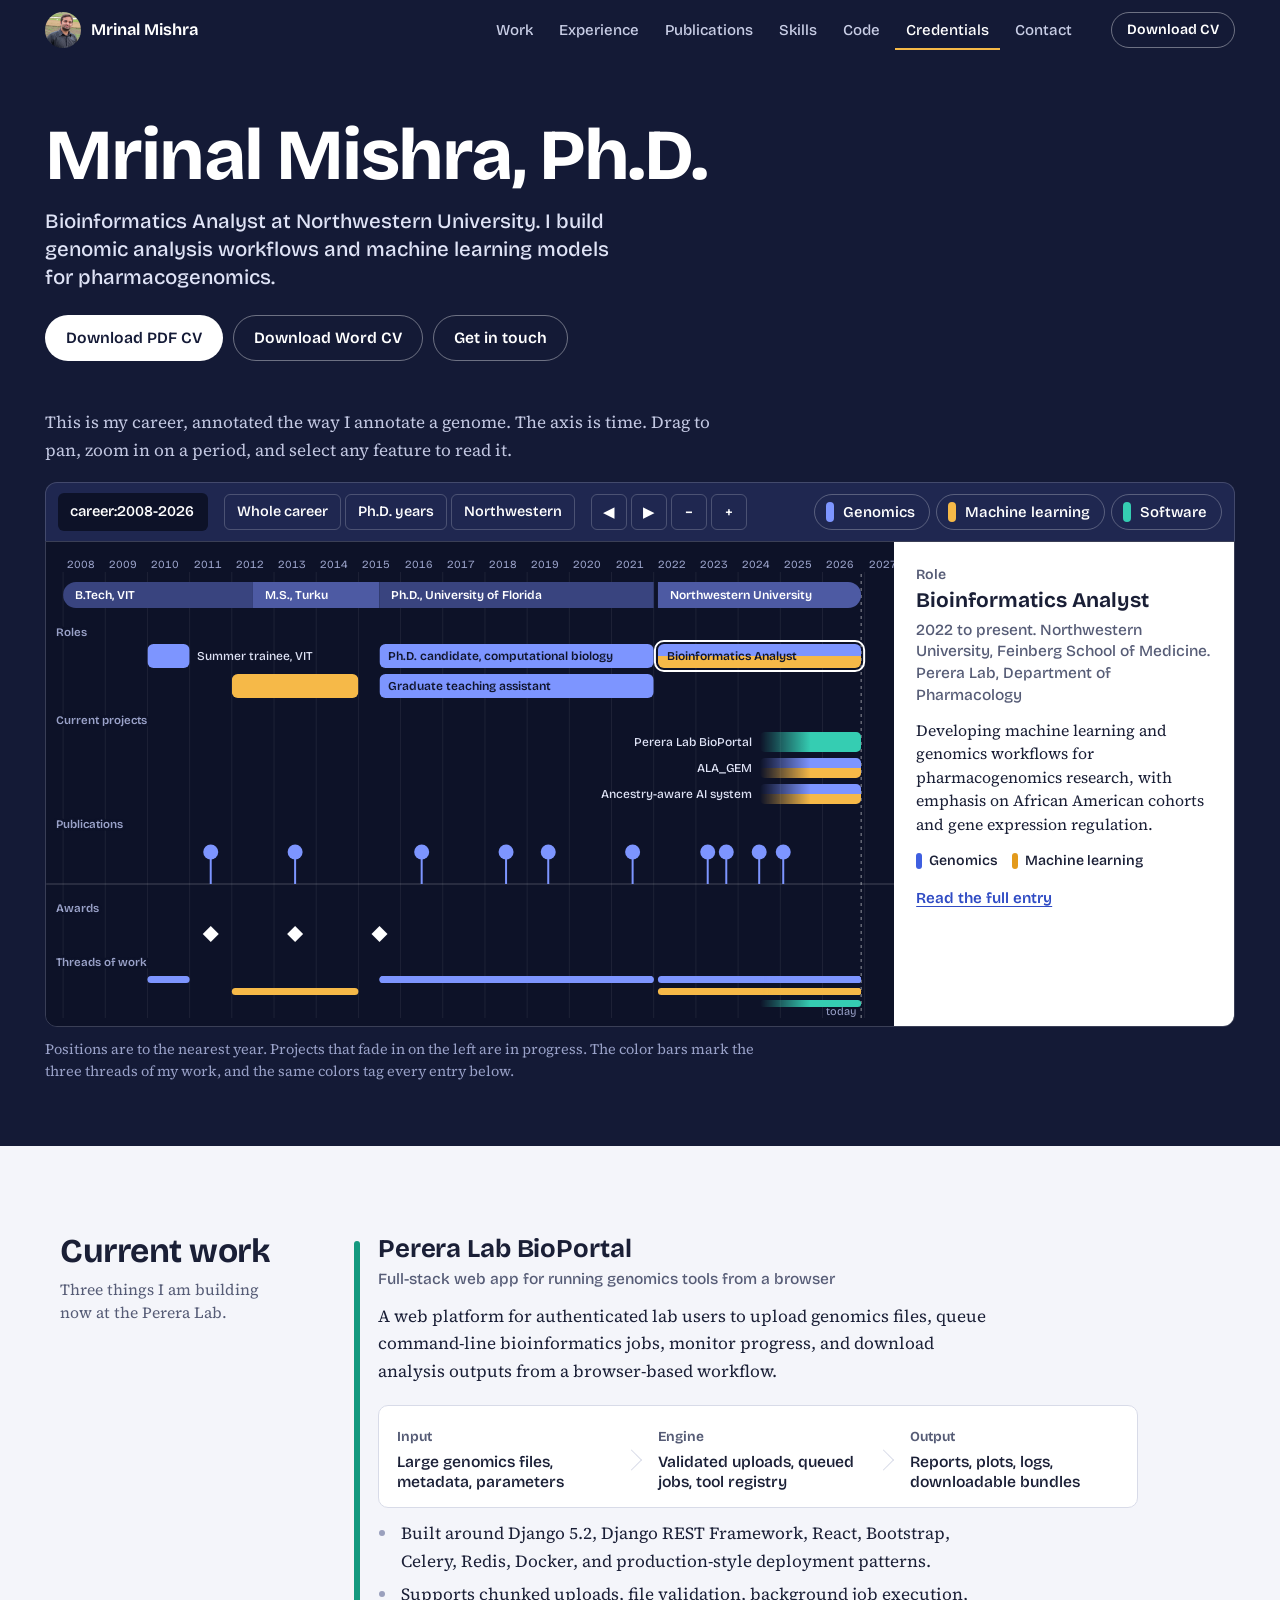
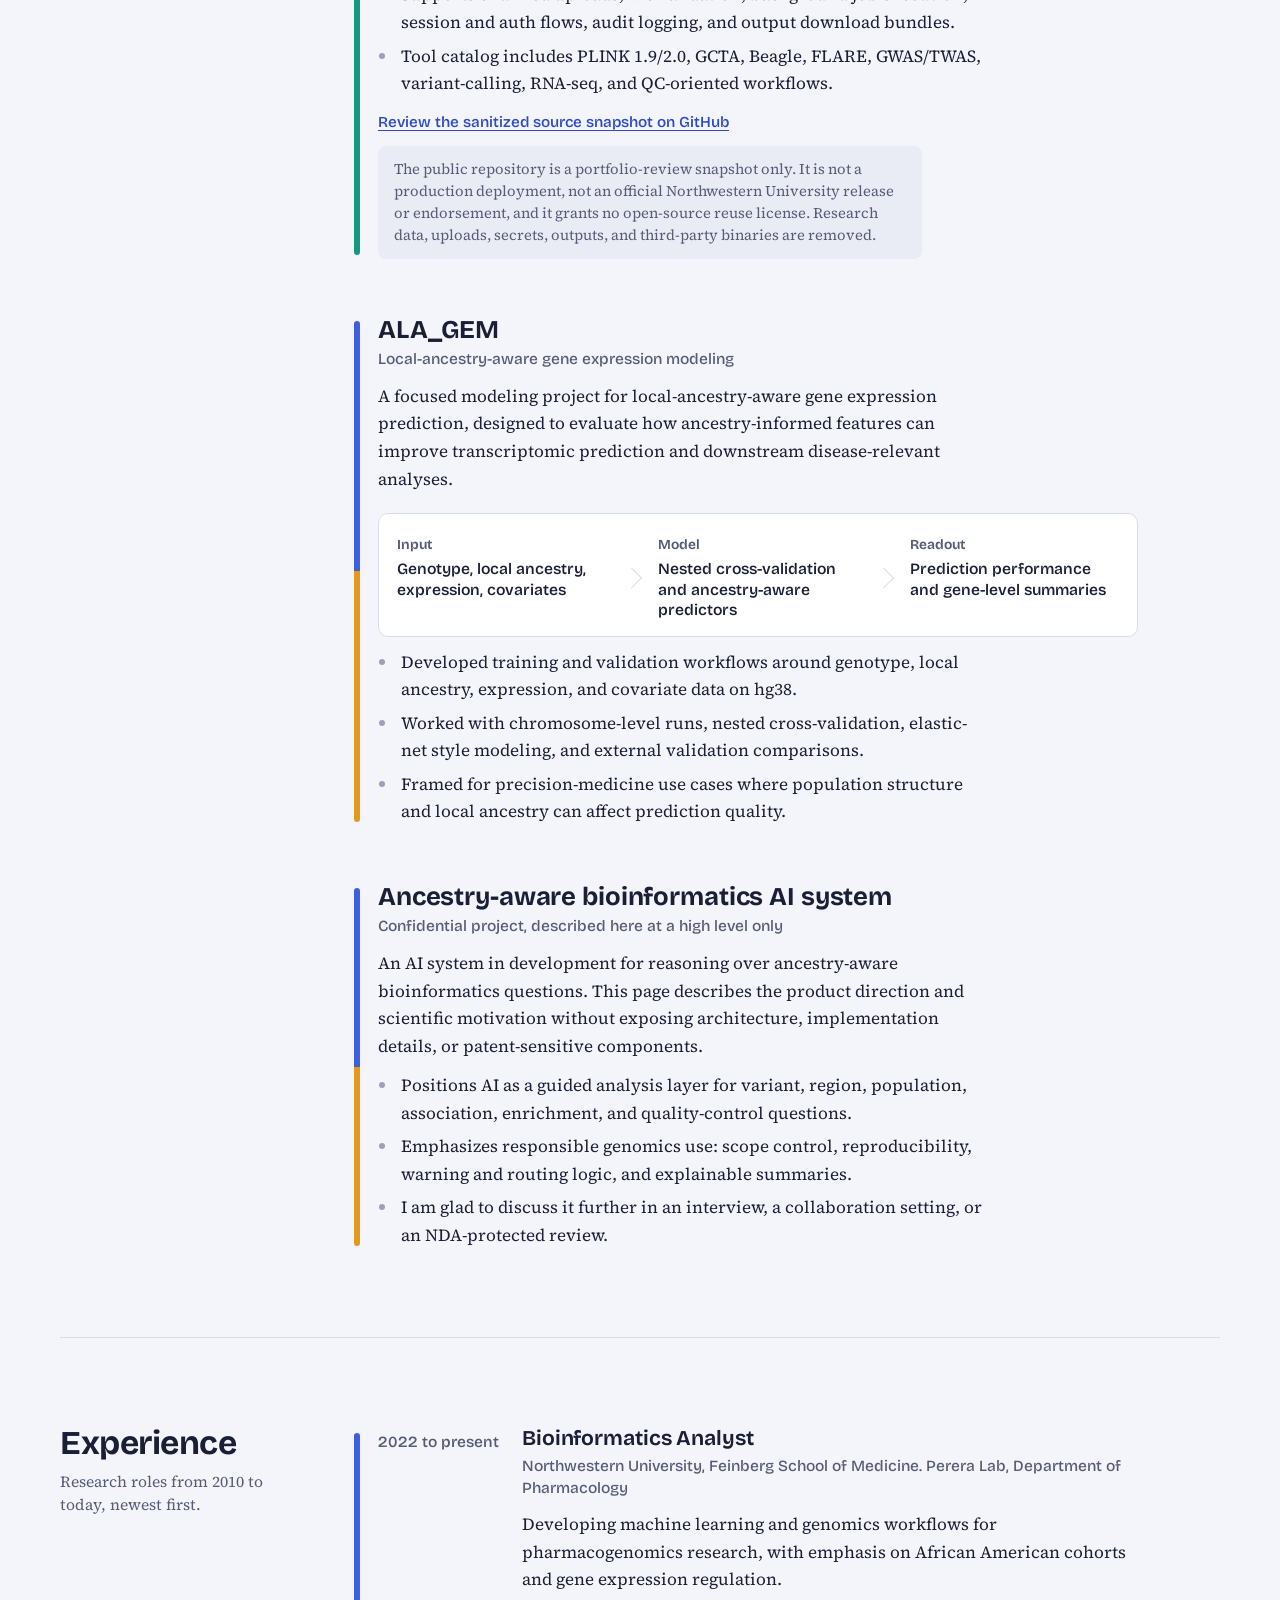
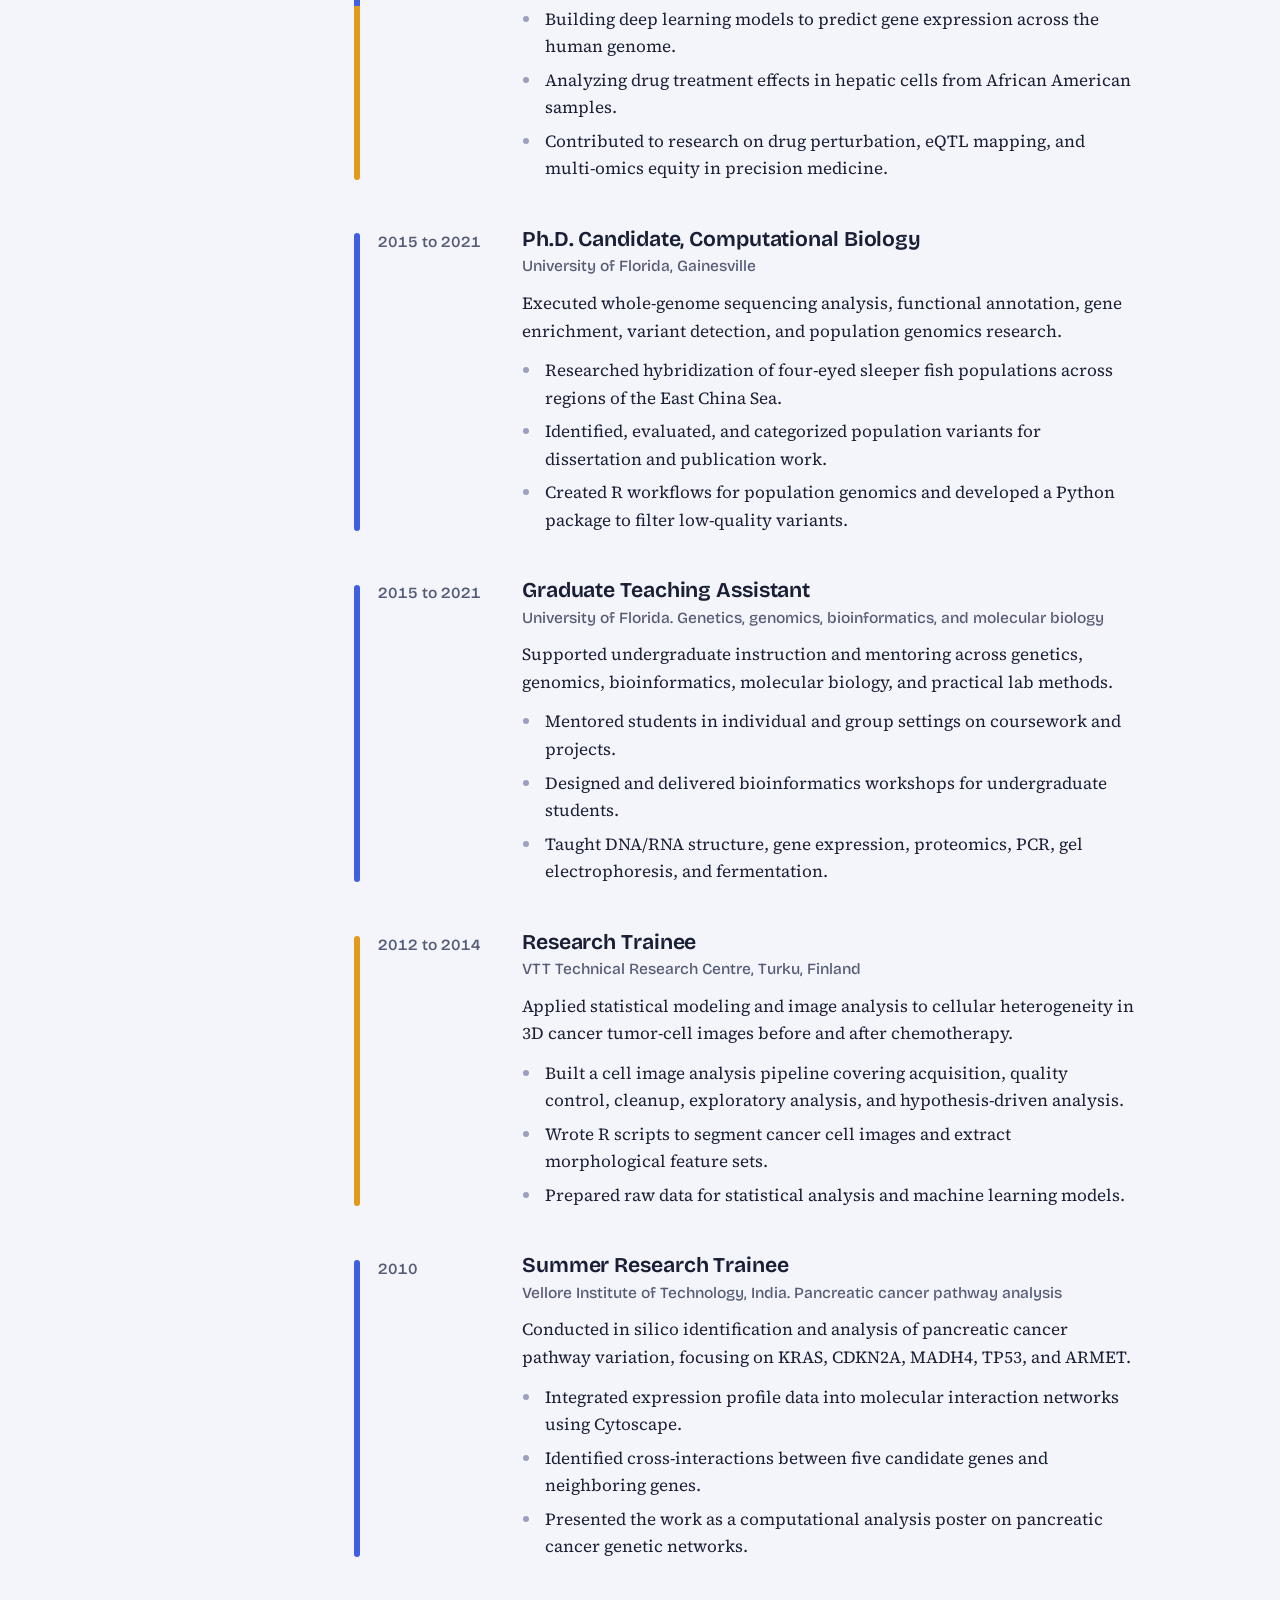
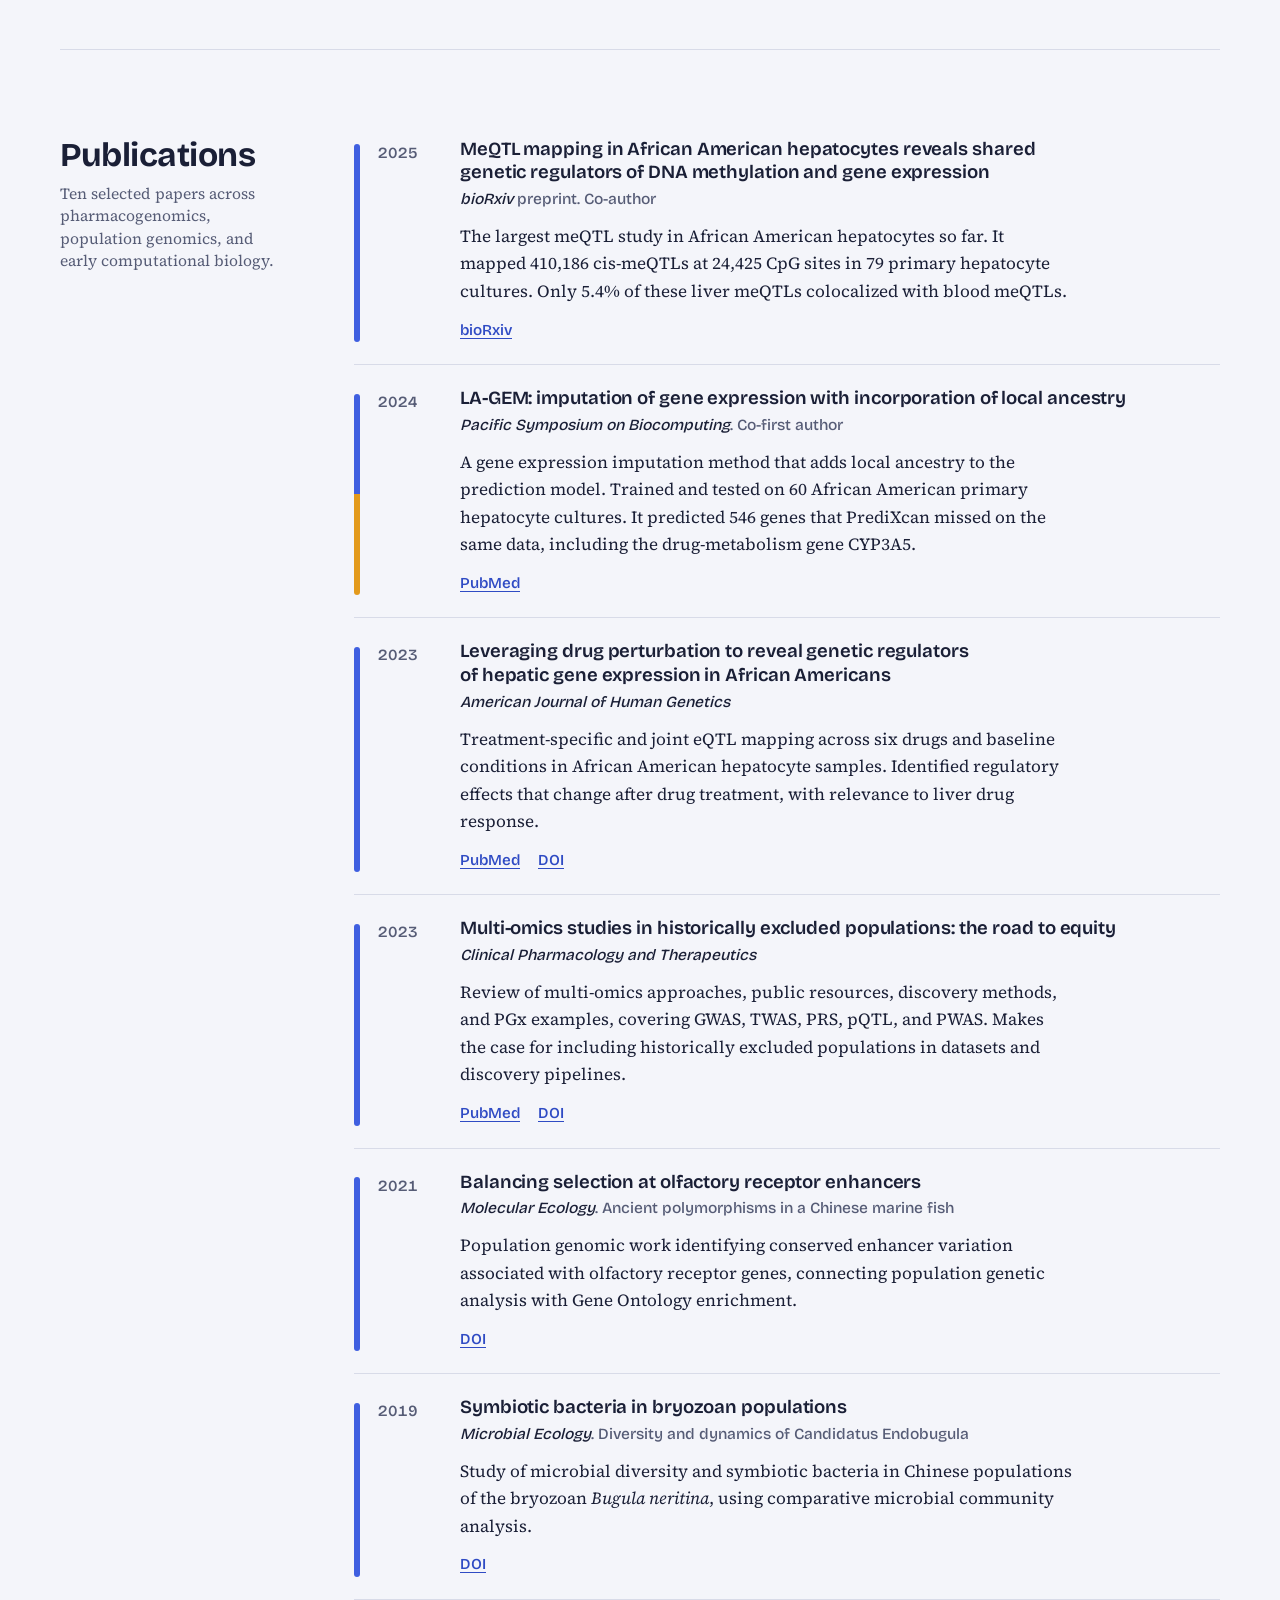
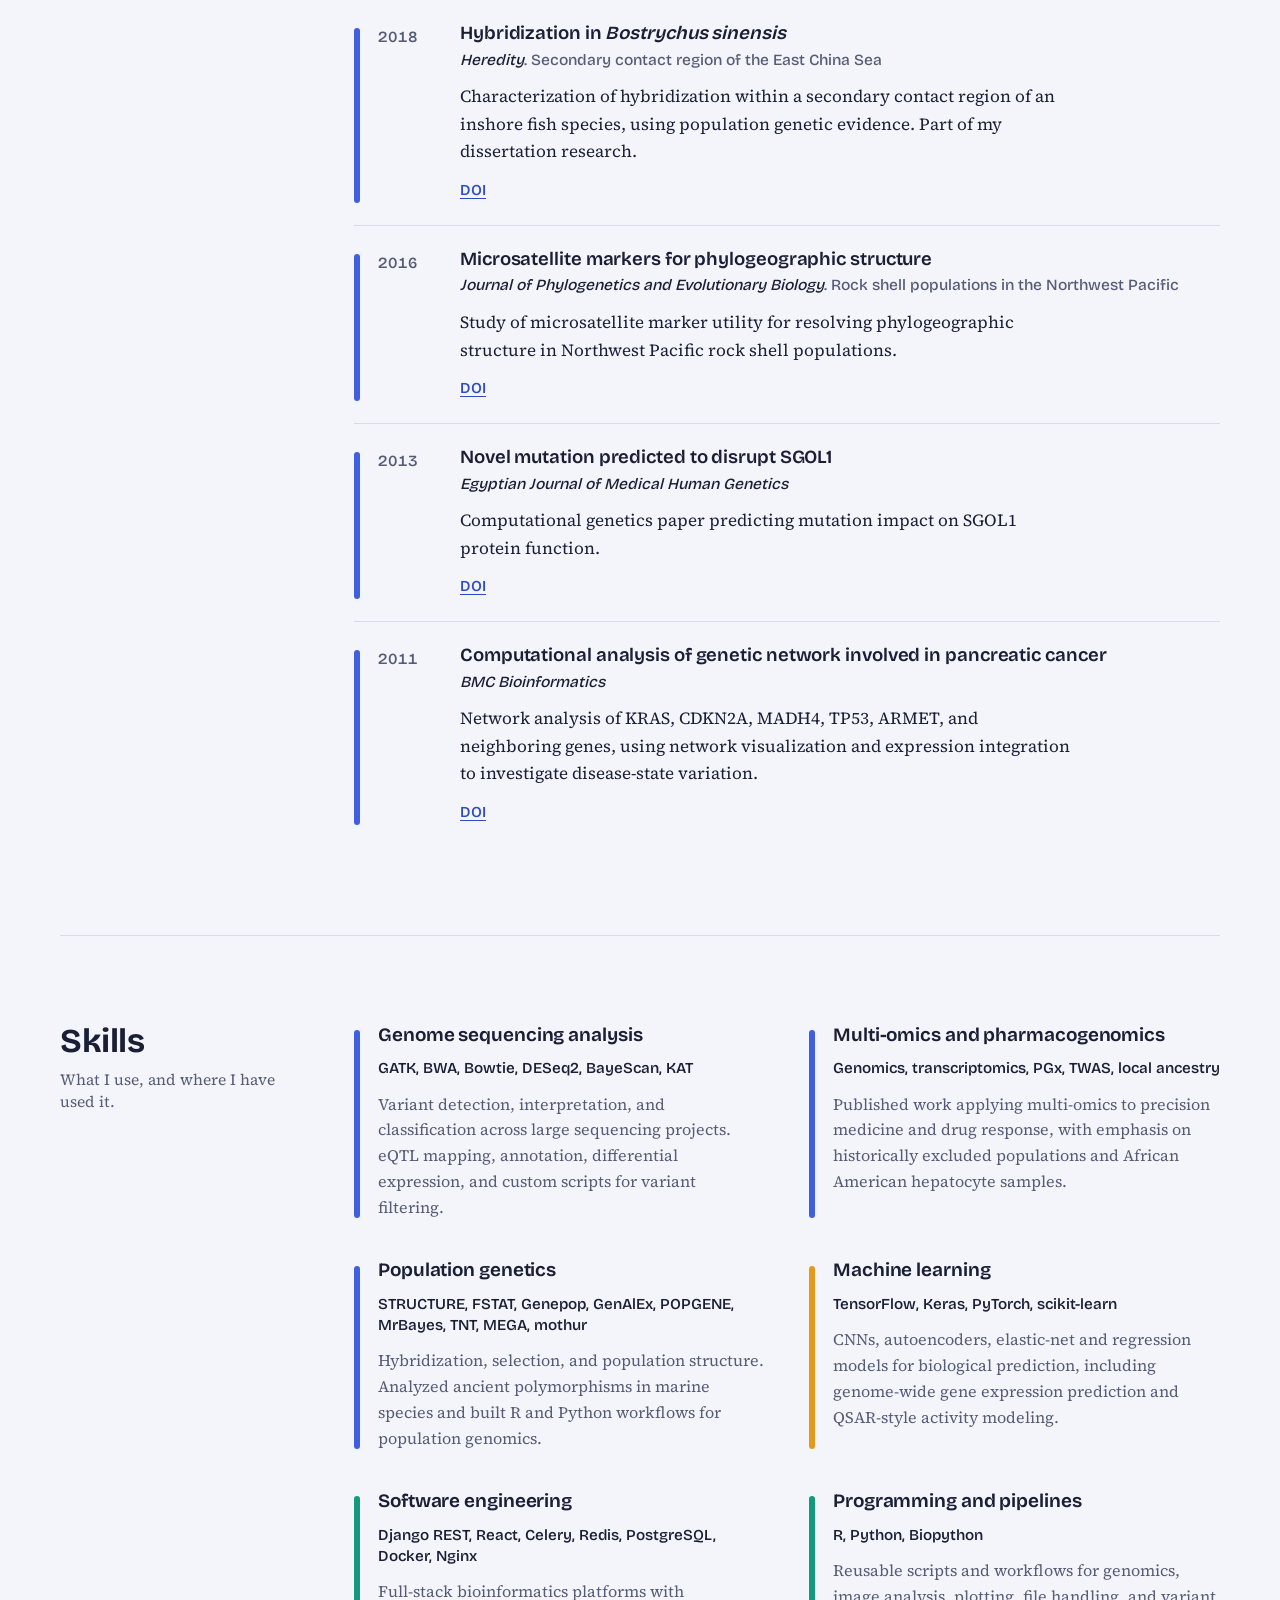
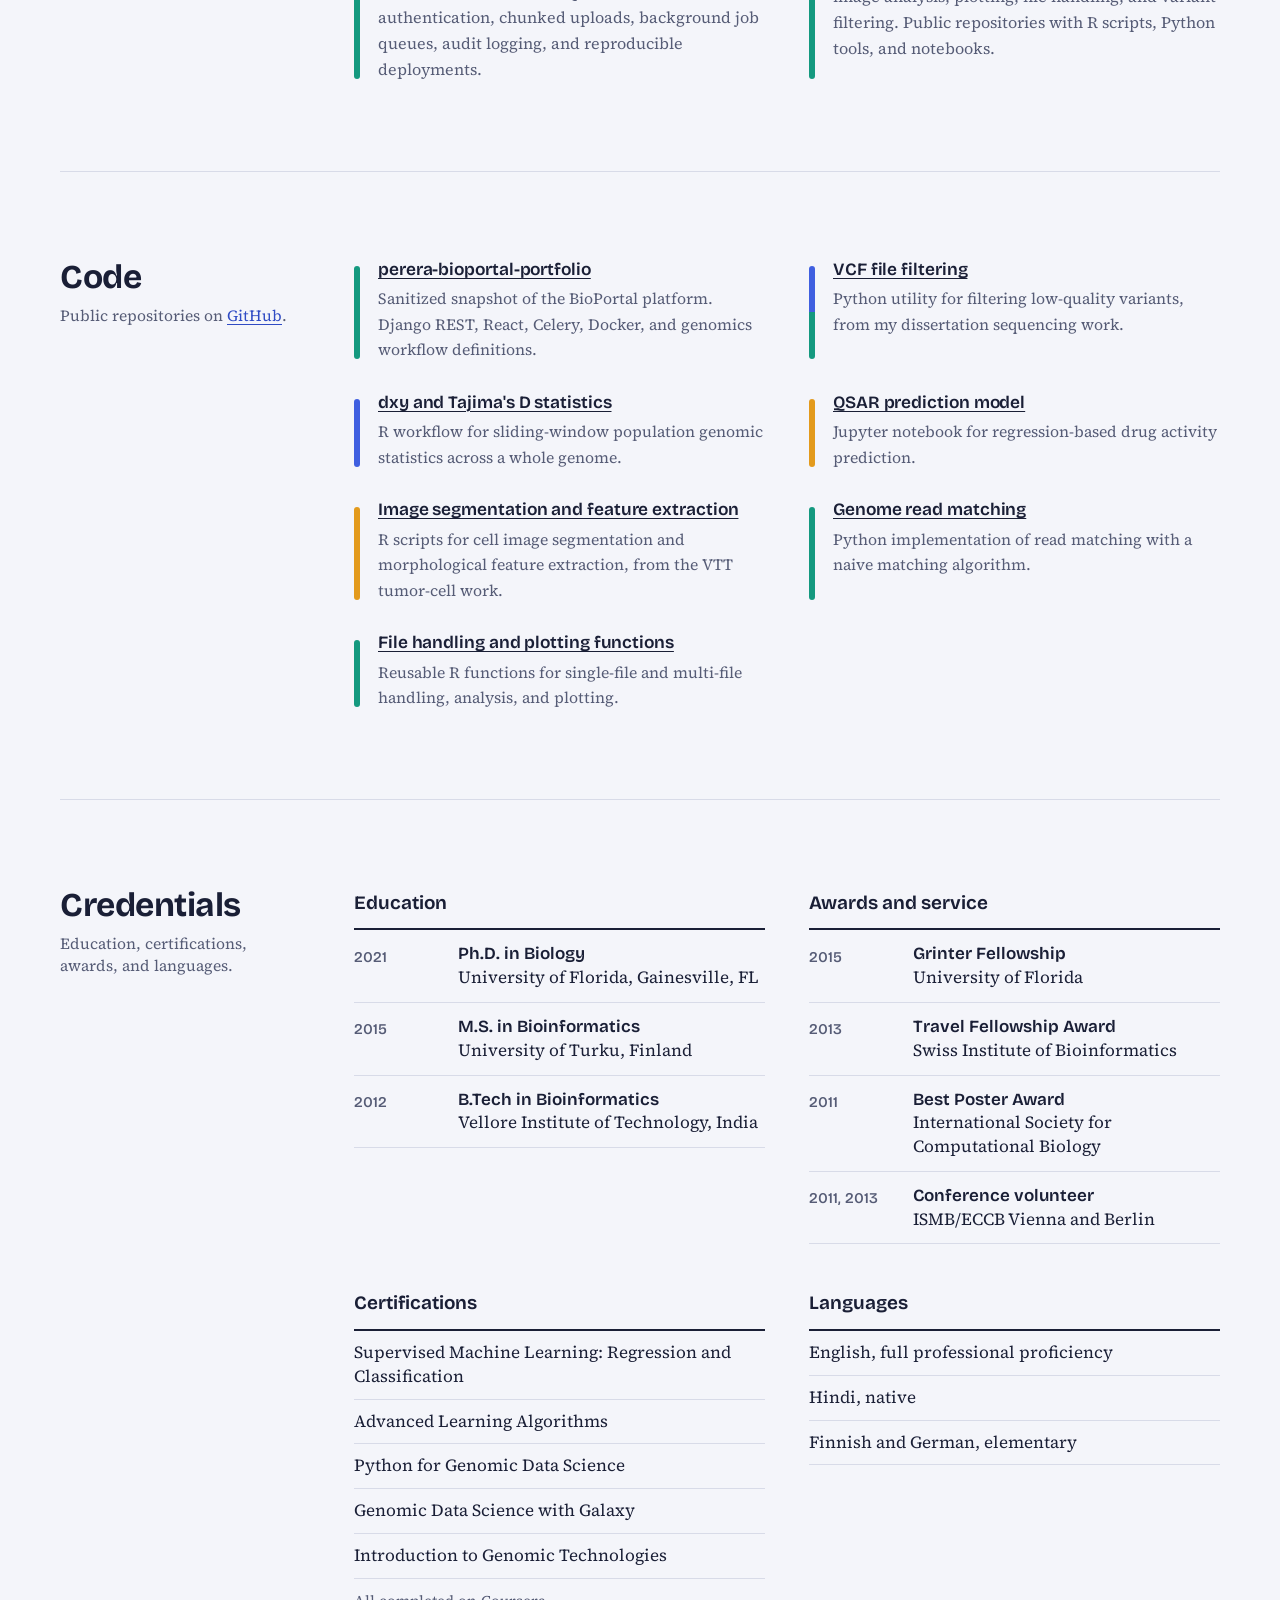
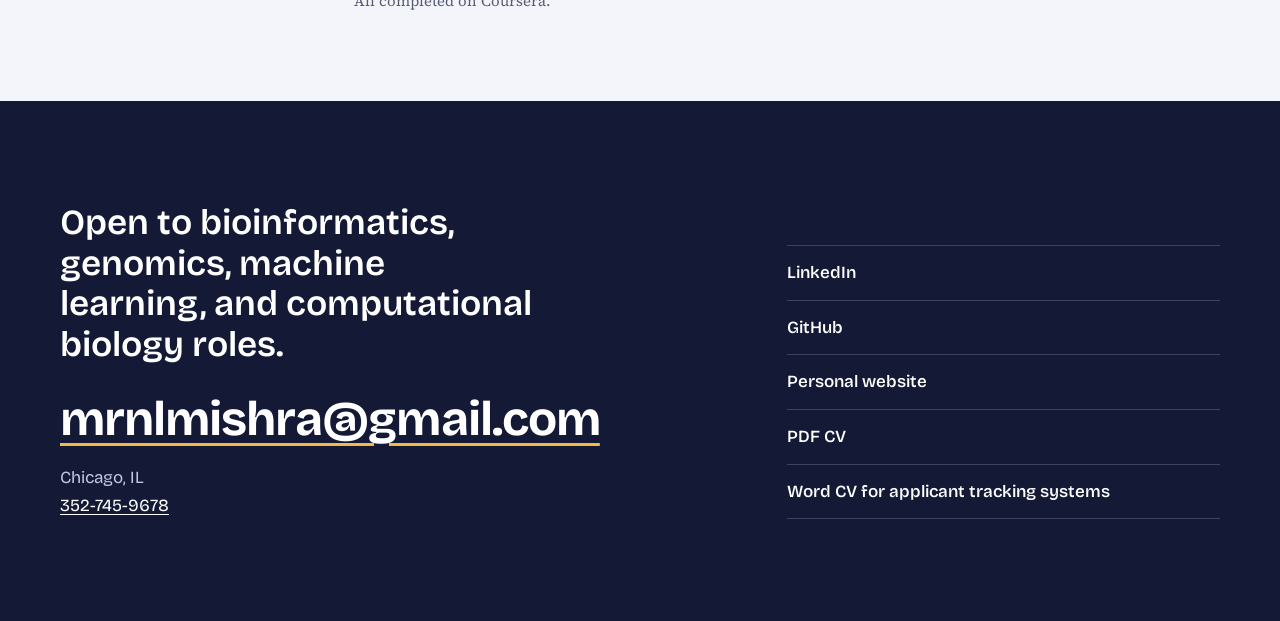
<file: index.html>
<!doctype html>
<html lang="en">
  <head>
    <meta charset="utf-8">
    <meta name="viewport" content="width=device-width, initial-scale=1">
    <title>Mrinal Mishra, Ph.D. | Interactive Bioinformatics CV</title>
    <meta name="description" content="Interactive portfolio CV for Mrinal Mishra, Ph.D., Bioinformatics Analyst focused on computational genomics, pharmacogenomics, machine learning, multi-omics, and reproducible genomic workflows.">
    <link rel="canonical" href="https://mrimis.github.io/mrinal-interactive-cv/">
    <meta name="theme-color" content="#141a36">
    <meta property="og:type" content="website">
    <meta property="og:site_name" content="Mrinal Mishra Interactive CV">
    <meta property="og:url" content="https://mrimis.github.io/mrinal-interactive-cv/">
    <meta property="og:title" content="Mrinal Mishra, Ph.D. | Interactive Bioinformatics CV">
    <meta property="og:description" content="Bioinformatics Analyst in computational genomics, pharmacogenomics, machine learning, multi-omics, and reproducible genomic workflow development.">
    <meta property="og:image" content="https://mrimis.github.io/mrinal-interactive-cv/assets/portfolio-thumbnail.png?v=20261112-meqtl">
    <meta property="og:image:secure_url" content="https://mrimis.github.io/mrinal-interactive-cv/assets/portfolio-thumbnail.png?v=20261112-meqtl">
    <meta property="og:image:type" content="image/png">
    <meta property="og:image:width" content="1200">
    <meta property="og:image:height" content="630">
    <meta property="og:image:alt" content="Portfolio thumbnail for Mrinal Mishra, Ph.D., Bioinformatics Analyst and computational genomics researcher.">
    <meta name="twitter:card" content="summary_large_image">
    <meta name="twitter:title" content="Mrinal Mishra, Ph.D. | Interactive Bioinformatics CV">
    <meta name="twitter:description" content="Computational genomics, pharmacogenomics, machine learning, multi-omics, and reproducible genomic workflow development.">
    <meta name="twitter:image" content="https://mrimis.github.io/mrinal-interactive-cv/assets/portfolio-thumbnail.png?v=20261112-meqtl">
    <meta name="twitter:image:alt" content="Portfolio thumbnail for Mrinal Mishra, Ph.D., Bioinformatics Analyst.">
    <link rel="icon" href="data:image/svg+xml,%3Csvg xmlns='http://www.w3.org/2000/svg' viewBox='0 0 32 32'%3E%3Crect width='32' height='32' rx='7' fill='%23141a36'/%3E%3Crect x='8' y='5' width='6' height='22' rx='3' fill='%237d95ff'/%3E%3Crect x='8' y='14' width='6' height='7' fill='%23f6b948'/%3E%3Crect x='18' y='9' width='6' height='18' rx='3' fill='%2335cdb2'/%3E%3Crect x='18' y='15' width='6' height='6' fill='%237d95ff'/%3E%3C/svg%3E">
    <link rel="preload" href="assets/fonts/bricolage-grotesque-latin-wght-normal.woff2" as="font" type="font/woff2" crossorigin>
    <link rel="stylesheet" href="styles.css?v=20261112-meqtl">
  </head>
  <body>
    <a class="skip" href="#work">Skip to content</a>

    <header class="topbar">
      <a class="brand" href="#top">
        <img src="assets/mrinal-avatar.jpg" alt="" width="36" height="36">
        <span>Mrinal Mishra</span>
      </a>
      <nav class="nav" aria-label="CV sections">
        <a href="#work">Work</a>
        <a href="#experience">Experience</a>
        <a href="#publications">Publications</a>
        <a href="#skills">Skills</a>
        <a href="#code">Code</a>
        <a href="#credentials">Credentials</a>
        <a href="#contact">Contact</a>
      </nav>
      <a class="btn btn-small" href="downloads/Mrinal_Mishra_CV.pdf">Download CV</a>
    </header>

    <main id="top">
      <section class="hero" aria-labelledby="hero-title">
        <div class="hero-head">
          <div>
            <h1 id="hero-title">Mrinal Mishra, Ph.D.</h1>
            <p class="role">Bioinformatics Analyst at Northwestern University. I build genomic analysis workflows and machine learning models for pharmacogenomics.</p>
          </div>
          <div class="hero-actions">
            <a class="btn btn-light" href="downloads/Mrinal_Mishra_CV.pdf">Download PDF CV</a>
            <a class="btn btn-ghost" href="downloads/Mrinal_Mishra_ATS_CV.docx">Download Word CV</a>
            <a class="btn btn-ghost" href="#contact">Get in touch</a>
          </div>
        </div>

        <div class="gb" data-gb>
          <p class="gb-intro">
            This is my career, annotated the way I annotate a genome. The axis is time. Drag to pan, zoom in on a period, and select any feature to read it.
          </p>
          <div class="gb-bar">
            <output class="gb-locus" data-locus aria-label="Years in view">career:2008-2026</output>
            <div class="gb-group" role="group" aria-label="Jump to a period">
              <button type="button" data-view="all">Whole career</button>
              <button type="button" data-view="phd">Ph.D. years</button>
              <button type="button" data-view="nu">Northwestern</button>
            </div>
            <div class="gb-group" role="group" aria-label="Move and zoom">
              <button type="button" class="sq" data-nav="left" aria-label="Pan to earlier years">&#9664;</button>
              <button type="button" class="sq" data-nav="right" aria-label="Pan to later years">&#9654;</button>
              <button type="button" class="sq" data-nav="out" aria-label="Zoom out">&minus;</button>
              <button type="button" class="sq" data-nav="in" aria-label="Zoom in">+</button>
            </div>
            <div class="lens" role="group" aria-label="Highlight one thread of work">
              <button type="button" data-lens="g" aria-pressed="false"><i class="sw g"></i>Genomics</button>
              <button type="button" data-lens="m" aria-pressed="false"><i class="sw m"></i>Machine learning</button>
              <button type="button" data-lens="e" aria-pressed="false"><i class="sw e"></i>Software</button>
            </div>
          </div>
          <div class="gb-main">
            <div class="gb-stage" data-stage>
              <svg data-tracks role="group" aria-label="Career tracks. Each feature is a button."></svg>
            </div>
            <aside class="gb-inspect" data-inspector aria-live="polite"></aside>
          </div>
          <p class="gb-foot">Positions are to the nearest year. Projects that fade in on the left are in progress. The color bars mark the three threads of my work, and the same colors tag every entry below.</p>
        </div>
      </section>

      <p class="sr-only" aria-live="polite" data-lens-status></p>
      <div class="lens-bar" data-lens-bar hidden>
        <span data-lens-bar-text></span>
        <button type="button" data-lens="">Show everything</button>
      </div>

      <!-- WORK -->
      <section class="band" id="work" aria-labelledby="work-h">
        <div class="band-head">
          <h2 id="work-h">Current work</h2>
          <p>Three things I am building now at the Perera Lab.</p>
        </div>
        <div class="band-body">
          <article id="p-bioportal" class="entry project" data-t="e">
            <header>
              <h3>Perera Lab BioPortal</h3>
              <p class="sub">Full-stack web app for running genomics tools from a browser</p>
            </header>
            <p>A web platform for authenticated lab users to upload genomics files, queue command-line bioinformatics jobs, monitor progress, and download analysis outputs from a browser-based workflow.</p>
            <ol class="pipe">
              <li><b>Input</b><span>Large genomics files, metadata, parameters</span></li>
              <li><b>Engine</b><span>Validated uploads, queued jobs, tool registry</span></li>
              <li><b>Output</b><span>Reports, plots, logs, downloadable bundles</span></li>
            </ol>
            <ul>
              <li>Built around Django 5.2, Django REST Framework, React, Bootstrap, Celery, Redis, Docker, and production-style deployment patterns.</li>
              <li>Supports chunked uploads, file validation, background job execution, session and auth flows, audit logging, and output download bundles.</li>
              <li>Tool catalog includes PLINK 1.9/2.0, GCTA, Beagle, FLARE, GWAS/TWAS, variant-calling, RNA-seq, and QC-oriented workflows.</li>
            </ul>
            <p class="links"><a href="https://github.com/mrimis/perera-bioportal-portfolio" target="_blank" rel="noreferrer">Review the sanitized source snapshot on GitHub</a></p>
            <p class="note">The public repository is a portfolio-review snapshot only. It is not a production deployment, not an official Northwestern University release or endorsement, and it grants no open-source reuse license. Research data, uploads, secrets, outputs, and third-party binaries are removed.</p>
          </article>

          <article id="p-alagem" class="entry project" data-t="g m">
            <header>
              <h3>ALA_GEM</h3>
              <p class="sub">Local-ancestry-aware gene expression modeling</p>
            </header>
            <p>A focused modeling project for local-ancestry-aware gene expression prediction, designed to evaluate how ancestry-informed features can improve transcriptomic prediction and downstream disease-relevant analyses.</p>
            <ol class="pipe">
              <li><b>Input</b><span>Genotype, local ancestry, expression, covariates</span></li>
              <li><b>Model</b><span>Nested cross-validation and ancestry-aware predictors</span></li>
              <li><b>Readout</b><span>Prediction performance and gene-level summaries</span></li>
            </ol>
            <ul>
              <li>Developed training and validation workflows around genotype, local ancestry, expression, and covariate data on hg38.</li>
              <li>Worked with chromosome-level runs, nested cross-validation, elastic-net style modeling, and external validation comparisons.</li>
              <li>Framed for precision-medicine use cases where population structure and local ancestry can affect prediction quality.</li>
            </ul>
          </article>

          <article id="p-ai" class="entry project" data-t="g m">
            <header>
              <h3>Ancestry-aware bioinformatics AI system</h3>
              <p class="sub">Confidential project, described here at a high level only</p>
            </header>
            <p>An AI system in development for reasoning over ancestry-aware bioinformatics questions. This page describes the product direction and scientific motivation without exposing architecture, implementation details, or patent-sensitive components.</p>
            <ul>
              <li>Positions AI as a guided analysis layer for variant, region, population, association, enrichment, and quality-control questions.</li>
              <li>Emphasizes responsible genomics use: scope control, reproducibility, warning and routing logic, and explainable summaries.</li>
              <li>I am glad to discuss it further in an interview, a collaboration setting, or an NDA-protected review.</li>
            </ul>
          </article>
        </div>
      </section>

      <!-- EXPERIENCE -->
      <section class="band" id="experience" aria-labelledby="exp-h">
        <div class="band-head">
          <h2 id="exp-h">Experience</h2>
          <p>Research roles from 2010 to today, newest first.</p>
        </div>
        <div class="band-body timeline">
          <article id="r-nu" class="entry role-item" data-t="g m">
            <p class="when">2022 to present</p>
            <div>
              <h3>Bioinformatics Analyst</h3>
              <p class="sub">Northwestern University, Feinberg School of Medicine. Perera Lab, Department of Pharmacology</p>
              <p>Developing machine learning and genomics workflows for pharmacogenomics research, with emphasis on African American cohorts and gene expression regulation.</p>
              <ul>
                <li>Building deep learning models to predict gene expression across the human genome.</li>
                <li>Analyzing drug treatment effects in hepatic cells from African American samples.</li>
                <li>Contributed to research on drug perturbation, eQTL mapping, and multi-omics equity in precision medicine.</li>
              </ul>
            </div>
          </article>

          <article id="r-phd" class="entry role-item" data-t="g">
            <p class="when">2015 to 2021</p>
            <div>
              <h3>Ph.D. Candidate, Computational Biology</h3>
              <p class="sub">University of Florida, Gainesville</p>
              <p>Executed whole-genome sequencing analysis, functional annotation, gene enrichment, variant detection, and population genomics research.</p>
              <ul>
                <li>Researched hybridization of four-eyed sleeper fish populations across regions of the East China Sea.</li>
                <li>Identified, evaluated, and categorized population variants for dissertation and publication work.</li>
                <li>Created R workflows for population genomics and developed a Python package to filter low-quality variants.</li>
              </ul>
            </div>
          </article>

          <article id="r-ta" class="entry role-item" data-t="g">
            <p class="when">2015 to 2021</p>
            <div>
              <h3>Graduate Teaching Assistant</h3>
              <p class="sub">University of Florida. Genetics, genomics, bioinformatics, and molecular biology</p>
              <p>Supported undergraduate instruction and mentoring across genetics, genomics, bioinformatics, molecular biology, and practical lab methods.</p>
              <ul>
                <li>Mentored students in individual and group settings on coursework and projects.</li>
                <li>Designed and delivered bioinformatics workshops for undergraduate students.</li>
                <li>Taught DNA/RNA structure, gene expression, proteomics, PCR, gel electrophoresis, and fermentation.</li>
              </ul>
            </div>
          </article>

          <article id="r-vtt" class="entry role-item" data-t="m">
            <p class="when">2012 to 2014</p>
            <div>
              <h3>Research Trainee</h3>
              <p class="sub">VTT Technical Research Centre, Turku, Finland</p>
              <p>Applied statistical modeling and image analysis to cellular heterogeneity in 3D cancer tumor-cell images before and after chemotherapy.</p>
              <ul>
                <li>Built a cell image analysis pipeline covering acquisition, quality control, cleanup, exploratory analysis, and hypothesis-driven analysis.</li>
                <li>Wrote R scripts to segment cancer cell images and extract morphological feature sets.</li>
                <li>Prepared raw data for statistical analysis and machine learning models.</li>
              </ul>
            </div>
          </article>

          <article id="r-vit" class="entry role-item" data-t="g">
            <p class="when">2010</p>
            <div>
              <h3>Summer Research Trainee</h3>
              <p class="sub">Vellore Institute of Technology, India. Pancreatic cancer pathway analysis</p>
              <p>Conducted in silico identification and analysis of pancreatic cancer pathway variation, focusing on KRAS, CDKN2A, MADH4, TP53, and ARMET.</p>
              <ul>
                <li>Integrated expression profile data into molecular interaction networks using Cytoscape.</li>
                <li>Identified cross-interactions between five candidate genes and neighboring genes.</li>
                <li>Presented the work as a computational analysis poster on pancreatic cancer genetic networks.</li>
              </ul>
            </div>
          </article>
        </div>
      </section>

      <!-- PUBLICATIONS -->
      <section class="band" id="publications" aria-labelledby="pub-h">
        <div class="band-head">
          <h2 id="pub-h">Publications</h2>
          <p>Ten selected papers across pharmacogenomics, population genomics, and early computational biology.</p>
        </div>
        <div class="band-body pubs">
          <article id="pub-2025" class="entry pub" data-t="g">
            <p class="when">2025</p>
            <div>
              <h3>MeQTL mapping in African American hepatocytes reveals shared genetic regulators of DNA methylation and gene expression</h3>
              <p class="sub"><cite>bioRxiv</cite> preprint. Co-author</p>
              <p>The largest meQTL study in African American hepatocytes so far. It mapped 410,186 cis-meQTLs at 24,425 CpG sites in 79 primary hepatocyte cultures. Only 5.4% of these liver meQTLs colocalized with blood meQTLs.</p>
              <p class="links"><a href="https://doi.org/10.1101/2025.01.23.634506" target="_blank" rel="noreferrer">bioRxiv</a></p>
            </div>
          </article>
          <article id="pub-2024" class="entry pub" data-t="g m">
            <p class="when">2024</p>
            <div>
              <h3>LA-GEM: imputation of gene expression with incorporation of local ancestry</h3>
              <p class="sub"><cite>Pacific Symposium on Biocomputing</cite>. Co-first author</p>
              <p>A gene expression imputation method that adds local ancestry to the prediction model. Trained and tested on 60 African American primary hepatocyte cultures. It predicted 546 genes that PrediXcan missed on the same data, including the drug-metabolism gene CYP3A5.</p>
              <p class="links"><a href="https://pubmed.ncbi.nlm.nih.gov/38160291/" target="_blank" rel="noreferrer">PubMed</a></p>
            </div>
          </article>

          <article id="pub-2023a" class="entry pub" data-t="g">
            <p class="when">2023</p>
            <div>
              <h3>Leveraging drug perturbation to reveal genetic regulators of hepatic gene expression in African Americans</h3>
              <p class="sub"><cite>American Journal of Human Genetics</cite></p>
              <p>Treatment-specific and joint eQTL mapping across six drugs and baseline conditions in African American hepatocyte samples. Identified regulatory effects that change after drug treatment, with relevance to liver drug response.</p>
              <p class="links"><a href="https://pubmed.ncbi.nlm.nih.gov/36608685/" target="_blank" rel="noreferrer">PubMed</a><a href="https://doi.org/10.1016/j.ajhg.2022.12.005" target="_blank" rel="noreferrer">DOI</a></p>
            </div>
          </article>

          <article id="pub-2023b" class="entry pub" data-t="g">
            <p class="when">2023</p>
            <div>
              <h3>Multi-omics studies in historically excluded populations: the road to equity</h3>
              <p class="sub"><cite>Clinical Pharmacology and Therapeutics</cite></p>
              <p>Review of multi-omics approaches, public resources, discovery methods, and PGx examples, covering GWAS, TWAS, PRS, pQTL, and PWAS. Makes the case for including historically excluded populations in datasets and discovery pipelines.</p>
              <p class="links"><a href="https://pubmed.ncbi.nlm.nih.gov/36495075/" target="_blank" rel="noreferrer">PubMed</a><a href="https://doi.org/10.1002/cpt.2818" target="_blank" rel="noreferrer">DOI</a></p>
            </div>
          </article>

          <article id="pub-2021" class="entry pub" data-t="g">
            <p class="when">2021</p>
            <div>
              <h3>Balancing selection at olfactory receptor enhancers</h3>
              <p class="sub"><cite>Molecular Ecology</cite>. Ancient polymorphisms in a Chinese marine fish</p>
              <p>Population genomic work identifying conserved enhancer variation associated with olfactory receptor genes, connecting population genetic analysis with Gene Ontology enrichment.</p>
              <p class="links"><a href="https://doi.org/10.1111/mec.16016" target="_blank" rel="noreferrer">DOI</a></p>
            </div>
          </article>

          <article id="pub-2019" class="entry pub" data-t="g">
            <p class="when">2019</p>
            <div>
              <h3>Symbiotic bacteria in bryozoan populations</h3>
              <p class="sub"><cite>Microbial Ecology</cite>. Diversity and dynamics of Candidatus Endobugula</p>
              <p>Study of microbial diversity and symbiotic bacteria in Chinese populations of the bryozoan <i>Bugula neritina</i>, using comparative microbial community analysis.</p>
              <p class="links"><a href="https://doi.org/10.1007/s00248-018-1233-x" target="_blank" rel="noreferrer">DOI</a></p>
            </div>
          </article>

          <article id="pub-2018" class="entry pub" data-t="g">
            <p class="when">2018</p>
            <div>
              <h3>Hybridization in <i>Bostrychus sinensis</i></h3>
              <p class="sub"><cite>Heredity</cite>. Secondary contact region of the East China Sea</p>
              <p>Characterization of hybridization within a secondary contact region of an inshore fish species, using population genetic evidence. Part of my dissertation research.</p>
              <p class="links"><a href="https://doi.org/10.1038/s41437-017-0011-8" target="_blank" rel="noreferrer">DOI</a></p>
            </div>
          </article>

          <article id="pub-2016" class="entry pub" data-t="g">
            <p class="when">2016</p>
            <div>
              <h3>Microsatellite markers for phylogeographic structure</h3>
              <p class="sub"><cite>Journal of Phylogenetics and Evolutionary Biology</cite>. Rock shell populations in the Northwest Pacific</p>
              <p>Study of microsatellite marker utility for resolving phylogeographic structure in Northwest Pacific rock shell populations.</p>
              <p class="links"><a href="https://doi.org/10.4172/2329-9002.1000173" target="_blank" rel="noreferrer">DOI</a></p>
            </div>
          </article>

          <article id="pub-2013" class="entry pub" data-t="g">
            <p class="when">2013</p>
            <div>
              <h3>Novel mutation predicted to disrupt SGOL1</h3>
              <p class="sub"><cite>Egyptian Journal of Medical Human Genetics</cite></p>
              <p>Computational genetics paper predicting mutation impact on SGOL1 protein function.</p>
              <p class="links"><a href="https://doi.org/10.1016/j.ejmhg.2012.09.001" target="_blank" rel="noreferrer">DOI</a></p>
            </div>
          </article>

          <article id="pub-2011" class="entry pub" data-t="g">
            <p class="when">2011</p>
            <div>
              <h3>Computational analysis of genetic network involved in pancreatic cancer</h3>
              <p class="sub"><cite>BMC Bioinformatics</cite></p>
              <p>Network analysis of KRAS, CDKN2A, MADH4, TP53, ARMET, and neighboring genes, using network visualization and expression integration to investigate disease-state variation.</p>
              <p class="links"><a href="https://doi.org/10.1186/1471-2105-12-S11-A11" target="_blank" rel="noreferrer">DOI</a></p>
            </div>
          </article>
        </div>
      </section>

      <!-- SKILLS -->
      <section class="band" id="skills" aria-labelledby="skills-h">
        <div class="band-head">
          <h2 id="skills-h">Skills</h2>
          <p>What I use, and where I have used it.</p>
        </div>
        <div class="band-body skills">
          <article class="entry skill" data-t="g">
            <h3>Genome sequencing analysis</h3>
            <p class="tools">GATK, BWA, Bowtie, DESeq2, BayeScan, KAT</p>
            <p>Variant detection, interpretation, and classification across large sequencing projects. eQTL mapping, annotation, differential expression, and custom scripts for variant filtering.</p>
          </article>
          <article class="entry skill" data-t="g">
            <h3>Multi-omics and pharmacogenomics</h3>
            <p class="tools">Genomics, transcriptomics, PGx, TWAS, local ancestry</p>
            <p>Published work applying multi-omics to precision medicine and drug response, with emphasis on historically excluded populations and African American hepatocyte samples.</p>
          </article>
          <article class="entry skill" data-t="g">
            <h3>Population genetics</h3>
            <p class="tools">STRUCTURE, FSTAT, Genepop, GenAlEx, POPGENE, MrBayes, TNT, MEGA, mothur</p>
            <p>Hybridization, selection, and population structure. Analyzed ancient polymorphisms in marine species and built R and Python workflows for population genomics.</p>
          </article>
          <article class="entry skill" data-t="m">
            <h3>Machine learning</h3>
            <p class="tools">TensorFlow, Keras, PyTorch, scikit-learn</p>
            <p>CNNs, autoencoders, elastic-net and regression models for biological prediction, including genome-wide gene expression prediction and QSAR-style activity modeling.</p>
          </article>
          <article class="entry skill" data-t="e">
            <h3>Software engineering</h3>
            <p class="tools">Django REST, React, Celery, Redis, PostgreSQL, Docker, Nginx</p>
            <p>Full-stack bioinformatics platforms with authentication, chunked uploads, background job queues, audit logging, and reproducible deployments.</p>
          </article>
          <article class="entry skill" data-t="e">
            <h3>Programming and pipelines</h3>
            <p class="tools">R, Python, Biopython</p>
            <p>Reusable scripts and workflows for genomics, image analysis, plotting, file handling, and variant filtering. Public repositories with R scripts, Python tools, and notebooks.</p>
          </article>
        </div>
      </section>

      <!-- CODE -->
      <section class="band" id="code" aria-labelledby="code-h">
        <div class="band-head">
          <h2 id="code-h">Code</h2>
          <p>Public repositories on <a href="https://github.com/mrimis" target="_blank" rel="noreferrer">GitHub</a>.</p>
        </div>
        <div class="band-body repos">
          <article class="entry repo" data-t="e">
            <h3><a href="https://github.com/mrimis/perera-bioportal-portfolio" target="_blank" rel="noreferrer">perera-bioportal-portfolio</a></h3>
            <p>Sanitized snapshot of the BioPortal platform. Django REST, React, Celery, Docker, and genomics workflow definitions.</p>
          </article>
          <article class="entry repo" data-t="g e">
            <h3><a href="https://github.com/mrimis/VCF-file-filtering" target="_blank" rel="noreferrer">VCF file filtering</a></h3>
            <p>Python utility for filtering low-quality variants, from my dissertation sequencing work.</p>
          </article>
          <article class="entry repo" data-t="g">
            <h3><a href="https://github.com/mrimis/dxy-and-Tajima-D-statistics-over-sliding-window-over-whole-genome" target="_blank" rel="noreferrer">dxy and Tajima's D statistics</a></h3>
            <p>R workflow for sliding-window population genomic statistics across a whole genome.</p>
          </article>
          <article class="entry repo" data-t="m">
            <h3><a href="https://github.com/mrimis/QSAR_prediction_model" target="_blank" rel="noreferrer">QSAR prediction model</a></h3>
            <p>Jupyter notebook for regression-based drug activity prediction.</p>
          </article>
          <article class="entry repo" data-t="m">
            <h3><a href="https://github.com/mrimis/Image-segmentation-and-feature-extraction-" target="_blank" rel="noreferrer">Image segmentation and feature extraction</a></h3>
            <p>R scripts for cell image segmentation and morphological feature extraction, from the VTT tumor-cell work.</p>
          </article>
          <article class="entry repo" data-t="e">
            <h3><a href="https://github.com/mrimis/Genome-Read-matching-with-Naive-matching-algorithm" target="_blank" rel="noreferrer">Genome read matching</a></h3>
            <p>Python implementation of read matching with a naive matching algorithm.</p>
          </article>
          <article class="entry repo" data-t="e">
            <h3><a href="https://github.com/mrimis/File-handling-and-Plotting-Functions" target="_blank" rel="noreferrer">File handling and plotting functions</a></h3>
            <p>Reusable R functions for single-file and multi-file handling, analysis, and plotting.</p>
          </article>
        </div>
      </section>

      <!-- CREDENTIALS -->
      <section class="band" id="credentials" aria-labelledby="cred-h">
        <div class="band-head">
          <h2 id="cred-h">Credentials</h2>
          <p>Education, certifications, awards, and languages.</p>
        </div>
        <div class="band-body creds">
          <div class="cred">
            <h3>Education</h3>
            <dl>
              <div><dt>2021</dt><dd><b>Ph.D. in Biology</b><br>University of Florida, Gainesville, FL</dd></div>
              <div><dt>2015</dt><dd><b>M.S. in Bioinformatics</b><br>University of Turku, Finland</dd></div>
              <div><dt>2012</dt><dd><b>B.Tech in Bioinformatics</b><br>Vellore Institute of Technology, India</dd></div>
            </dl>
          </div>
          <div class="cred">
            <h3>Awards and service</h3>
            <dl>
              <div><dt>2015</dt><dd><b>Grinter Fellowship</b><br>University of Florida</dd></div>
              <div><dt>2013</dt><dd><b>Travel Fellowship Award</b><br>Swiss Institute of Bioinformatics</dd></div>
              <div><dt>2011</dt><dd><b>Best Poster Award</b><br>International Society for Computational Biology</dd></div>
              <div><dt>2011, 2013</dt><dd><b>Conference volunteer</b><br>ISMB/ECCB Vienna and Berlin</dd></div>
            </dl>
          </div>
          <div class="cred">
            <h3>Certifications</h3>
            <ul class="plain">
              <li>Supervised Machine Learning: Regression and Classification</li>
              <li>Advanced Learning Algorithms</li>
              <li>Python for Genomic Data Science</li>
              <li>Genomic Data Science with Galaxy</li>
              <li>Introduction to Genomic Technologies</li>
            </ul>
            <p class="fine">All completed on Coursera.</p>
          </div>
          <div class="cred">
            <h3>Languages</h3>
            <ul class="plain">
              <li>English, full professional proficiency</li>
              <li>Hindi, native</li>
              <li>Finnish and German, elementary</li>
            </ul>
          </div>
        </div>
      </section>
    </main>

    <!-- CONTACT -->
    <footer class="contact" id="contact" aria-labelledby="contact-h">
      <div class="contact-inner">
        <div>
          <h2 id="contact-h">Open to bioinformatics, genomics, machine learning, and computational biology roles.</h2>
          <p class="contact-mail"><a href="mailto:mrnlmishra@gmail.com">mrnlmishra@gmail.com</a></p>
          <p class="contact-meta">Chicago, IL<br><a href="tel:+13527459678">352-745-9678</a></p>
        </div>
        <ul class="contact-links">
          <li><a href="https://www.linkedin.com/in/mrinal-mishra-pgx/" target="_blank" rel="noreferrer">LinkedIn</a></li>
          <li><a href="https://github.com/mrimis" target="_blank" rel="noreferrer">GitHub</a></li>
          <li><a href="https://mrinalmishra.mystrikingly.com/" target="_blank" rel="noreferrer">Personal website</a></li>
          <li><a href="downloads/Mrinal_Mishra_CV.pdf">PDF CV</a></li>
          <li><a href="downloads/Mrinal_Mishra_ATS_CV.docx">Word CV for applicant tracking systems</a></li>
        </ul>
      </div>
    </footer>

    <script src="app.js?v=20261112-meqtl"></script>
  </body>
</html>
</file>
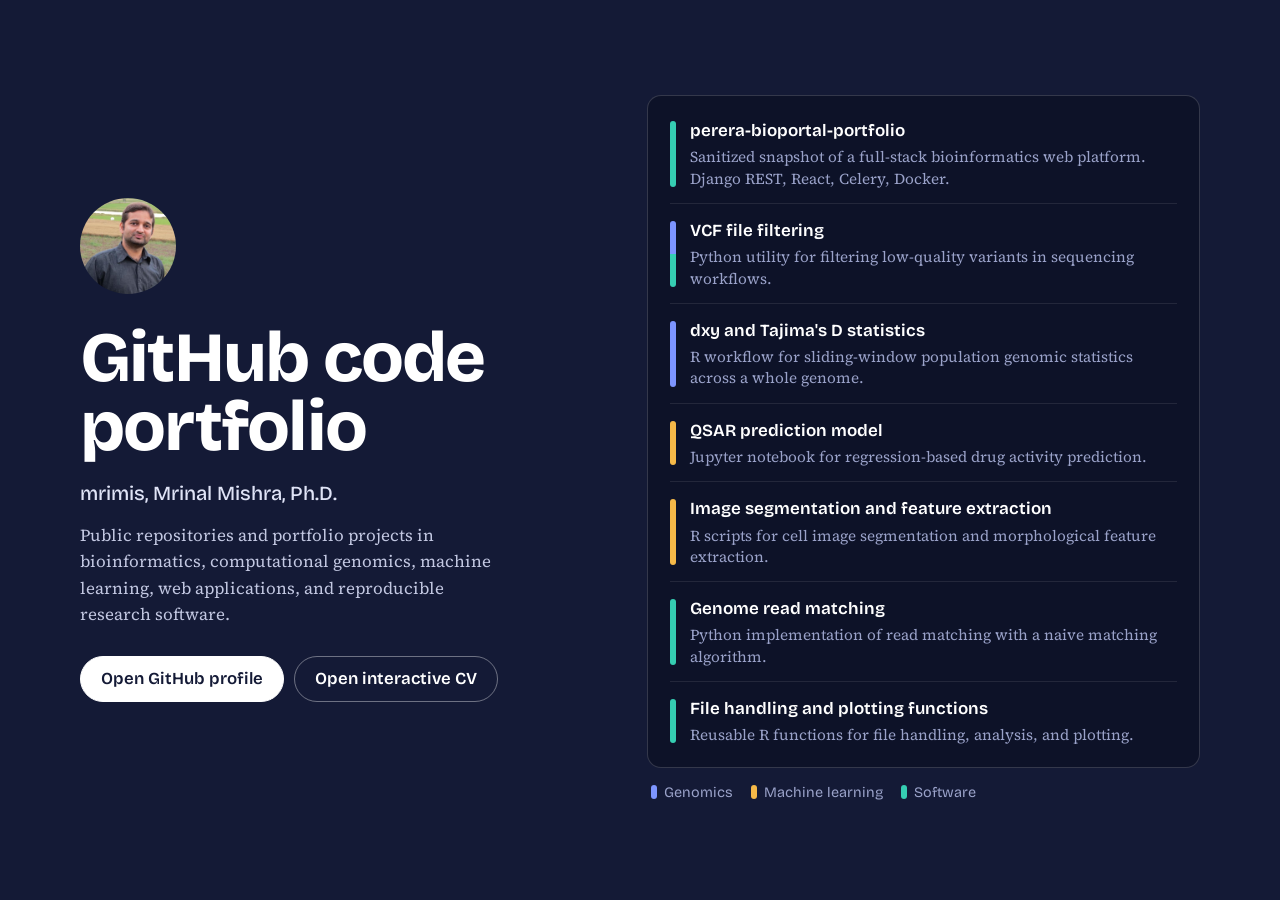
<file: github.html>
<!doctype html>
<html lang="en">
  <head>
    <meta charset="utf-8">
    <meta name="viewport" content="width=device-width, initial-scale=1">
    <title>Mrinal Mishra GitHub | Bioinformatics Code Portfolio</title>
    <meta name="description" content="GitHub code portfolio for Mrinal Mishra, Ph.D., featuring bioinformatics, computational genomics, machine learning, web applications, and reproducible research software.">
    <link rel="canonical" href="https://mrimis.github.io/mrinal-interactive-cv/github.html">
    <meta name="theme-color" content="#141a36">
    <meta property="og:type" content="website">
    <meta property="og:site_name" content="Mrinal Mishra GitHub Portfolio">
    <meta property="og:url" content="https://mrimis.github.io/mrinal-interactive-cv/github.html">
    <meta property="og:title" content="Mrinal Mishra GitHub | Bioinformatics Code Portfolio">
    <meta property="og:description" content="Public repositories in bioinformatics, computational genomics, machine learning, web applications, and reproducible research software.">
    <meta property="og:image" content="https://mrimis.github.io/mrinal-interactive-cv/assets/github-profile-thumbnail.png?v=20261112-browser">
    <meta property="og:image:secure_url" content="https://mrimis.github.io/mrinal-interactive-cv/assets/github-profile-thumbnail.png?v=20261112-browser">
    <meta property="og:image:type" content="image/png">
    <meta property="og:image:width" content="1200">
    <meta property="og:image:height" content="630">
    <meta property="og:image:alt" content="GitHub code portfolio thumbnail for Mrinal Mishra, Ph.D.">
    <meta name="twitter:card" content="summary_large_image">
    <meta name="twitter:title" content="Mrinal Mishra GitHub | Bioinformatics Code Portfolio">
    <meta name="twitter:description" content="Bioinformatics, computational genomics, machine learning, web applications, and reproducible research software.">
    <meta name="twitter:image" content="https://mrimis.github.io/mrinal-interactive-cv/assets/github-profile-thumbnail.png?v=20261112-browser">
    <meta name="twitter:image:alt" content="GitHub code portfolio thumbnail for Mrinal Mishra, Ph.D.">
    <style>
      @font-face { font-family: "Bricolage Grotesque"; src: url("assets/fonts/bricolage-grotesque-latin-wght-normal.woff2") format("woff2"); font-weight: 200 800; font-display: swap; }
      @font-face { font-family: "Source Serif 4"; src: url("assets/fonts/source-serif-4-latin-wght-normal.woff2") format("woff2"); font-weight: 200 900; font-display: swap; }
      :root { color-scheme: dark; --ink: #141a36; --panel: #0d1228; --muted: #c3c8e2; --dim: #9aa2c9; --line: rgba(255, 255, 255, 0.16); --display: "Bricolage Grotesque", "Avenir Next", "Segoe UI", sans-serif; --body: "Source Serif 4", Georgia, serif; }
      * { box-sizing: border-box; }
      body { margin: 0; min-height: 100vh; display: grid; place-items: center; padding: clamp(20px, 4vw, 48px); background: var(--ink); color: #fff; font-family: var(--body); font-size: 1.05rem; line-height: 1.55; }
      main { width: min(1120px, 100%); display: grid; grid-template-columns: minmax(0, 1fr) minmax(0, 1.1fr); gap: clamp(28px, 5vw, 64px); align-items: center; }
      img { width: 96px; height: 96px; border-radius: 50%; object-fit: cover; }
      h1 { margin: 22px 0 0; font-family: var(--display); font-size: clamp(2.6rem, 5.6vw, 4.4rem); font-weight: 750; line-height: 0.98; letter-spacing: -0.025em; }
      .handle { margin: 16px 0 0; font-family: var(--display); font-size: 1.25rem; font-weight: 500; color: #dfe3f6; }
      .summary { max-width: 46ch; margin: 14px 0 0; color: var(--muted); }
      .actions { display: flex; flex-wrap: wrap; gap: 10px; margin-top: 28px; }
      .btn { display: inline-flex; align-items: center; min-height: 46px; padding: 0 20px; border: 1.5px solid rgba(255, 255, 255, 0.38); border-radius: 999px; color: #fff; font-family: var(--display); font-weight: 600; text-decoration: none; }
      .btn:hover { border-color: #fff; background: rgba(255, 255, 255, 0.08); }
      .btn.primary { background: #fff; border-color: #fff; color: var(--ink); }
      .btn.primary:hover { background: #f6b948; border-color: #f6b948; }
      :focus-visible { outline: 3px solid #f6b948; outline-offset: 3px; }
      .panel { background: var(--panel); border: 1px solid var(--line); border-radius: 14px; padding: 8px 22px; }
      ul { list-style: none; margin: 0; padding: 0; }
      li + li { border-top: 1px solid rgba(255, 255, 255, 0.09); }
      li a { position: relative; display: block; padding: 14px 0 14px 20px; color: inherit; text-decoration: none; }
      li i { position: absolute; left: 0; top: 17px; bottom: 16px; width: 6px; border-radius: 3px; }
      li strong { display: block; font-family: var(--display); font-size: 1.06rem; font-weight: 620; }
      li a:hover strong { text-decoration: underline; text-underline-offset: 0.18em; }
      li span { display: block; margin-top: 2px; color: var(--dim); font-size: 0.95rem; line-height: 1.4; }
      .key { display: flex; flex-wrap: wrap; gap: 4px 18px; margin: 14px 4px 0; color: var(--dim); font-family: var(--display); font-size: 0.9rem; }
      .key b { display: inline-block; width: 6px; height: 14px; margin-right: 7px; border-radius: 3px; vertical-align: -2px; }
      @media (max-width: 860px) { main { grid-template-columns: 1fr; } }
    </style>
  </head>
  <body>
    <main>
      <section aria-labelledby="github-title">
        <img src="assets/mrinal-avatar.jpg" alt="Mrinal Mishra">
        <h1 id="github-title">GitHub code portfolio</h1>
        <p class="handle">mrimis, Mrinal Mishra, Ph.D.</p>
        <p class="summary">Public repositories and portfolio projects in bioinformatics, computational genomics, machine learning, web applications, and reproducible research software.</p>
        <div class="actions">
          <a class="btn primary" href="https://github.com/mrimis">Open GitHub profile</a>
          <a class="btn" href="https://mrimis.github.io/mrinal-interactive-cv/#code">Open interactive CV</a>
        </div>
      </section>
      <section aria-label="Public repositories">
        <ul class="panel">
          <li><a href="https://github.com/mrimis/perera-bioportal-portfolio"><i style="background:linear-gradient(180deg,#35cdb2 0.0% 100.0%)"></i><strong>perera-bioportal-portfolio</strong><span>Sanitized snapshot of a full-stack bioinformatics web platform. Django REST, React, Celery, Docker.</span></a></li>
          <li><a href="https://github.com/mrimis/VCF-file-filtering"><i style="background:linear-gradient(180deg,#7d95ff 0.0% 50.0%,#35cdb2 50.0% 100.0%)"></i><strong>VCF file filtering</strong><span>Python utility for filtering low-quality variants in sequencing workflows.</span></a></li>
          <li><a href="https://github.com/mrimis/dxy-and-Tajima-D-statistics-over-sliding-window-over-whole-genome"><i style="background:linear-gradient(180deg,#7d95ff 0.0% 100.0%)"></i><strong>dxy and Tajima's D statistics</strong><span>R workflow for sliding-window population genomic statistics across a whole genome.</span></a></li>
          <li><a href="https://github.com/mrimis/QSAR_prediction_model"><i style="background:linear-gradient(180deg,#f6b948 0.0% 100.0%)"></i><strong>QSAR prediction model</strong><span>Jupyter notebook for regression-based drug activity prediction.</span></a></li>
          <li><a href="https://github.com/mrimis/Image-segmentation-and-feature-extraction-"><i style="background:linear-gradient(180deg,#f6b948 0.0% 100.0%)"></i><strong>Image segmentation and feature extraction</strong><span>R scripts for cell image segmentation and morphological feature extraction.</span></a></li>
          <li><a href="https://github.com/mrimis/Genome-Read-matching-with-Naive-matching-algorithm"><i style="background:linear-gradient(180deg,#35cdb2 0.0% 100.0%)"></i><strong>Genome read matching</strong><span>Python implementation of read matching with a naive matching algorithm.</span></a></li>
          <li><a href="https://github.com/mrimis/File-handling-and-Plotting-Functions"><i style="background:linear-gradient(180deg,#35cdb2 0.0% 100.0%)"></i><strong>File handling and plotting functions</strong><span>Reusable R functions for file handling, analysis, and plotting.</span></a></li>
        </ul>
        <p class="key"><span><b style="background:#7d95ff"></b>Genomics</span><span><b style="background:#f6b948"></b>Machine learning</span><span><b style="background:#35cdb2"></b>Software</span></p>
      </section>
    </main>
  </body>
</html>
</file>
<file: styles.css>
@font-face {
  font-family: "Bricolage Grotesque";
  src: url("assets/fonts/bricolage-grotesque-latin-wght-normal.woff2") format("woff2");
  font-weight: 200 800;
  font-display: swap;
}
@font-face {
  font-family: "Source Serif 4";
  src: url("assets/fonts/source-serif-4-latin-wght-normal.woff2") format("woff2");
  font-weight: 200 900;
  font-display: swap;
}
@font-face {
  font-family: "Source Serif 4";
  src: url("assets/fonts/source-serif-4-latin-wght-italic.woff2") format("woff2");
  font-weight: 200 900;
  font-style: italic;
  font-display: swap;
}

:root {
  --ink: #141a36;
  --ink-2: #1f2750;
  --paper: #f4f5fa;
  --surface: #ffffff;
  --text: #1a1f36;
  --muted: #565c76;
  --rule: #d8dbe8;
  --link: #2f4bc4;

  /* The three threads. Same hues everywhere on the page. */
  --g: #3f5fe0;
  --m: #e39a1c;
  --e: #14997f;
  --g-lit: #7d95ff;
  --m-lit: #f6b948;
  --e-lit: #35cdb2;

  --display: "Bricolage Grotesque", "Avenir Next", "Segoe UI", sans-serif;
  --body: "Source Serif 4", Georgia, "Times New Roman", serif;

  --page: min(1160px, 100% - clamp(32px, 7vw, 96px));
  --bar-h: 60px;
}

*,
*::before,
*::after {
  box-sizing: border-box;
}

html {
  scroll-behavior: smooth;
  scroll-padding-top: calc(var(--bar-h) + 24px);
  -webkit-text-size-adjust: 100%;
}

body {
  margin: 0;
  background: var(--paper);
  color: var(--text);
  font-family: var(--body);
  font-size: 1.0625rem;
  line-height: 1.62;
}

h1,
h2,
h3 {
  font-family: var(--display);
  margin: 0;
  text-wrap: balance;
}

p,
ul,
ol,
dl,
figure {
  margin: 0;
}

a {
  color: var(--link);
  text-decoration-thickness: 1px;
  text-underline-offset: 0.18em;
}

a:hover {
  text-decoration-thickness: 2px;
}

:focus-visible {
  outline: 3px solid var(--m);
  outline-offset: 3px;
  border-radius: 4px;
}

.sr-only {
  position: absolute;
  width: 1px;
  height: 1px;
  margin: -1px;
  padding: 0;
  overflow: hidden;
  clip: rect(0, 0, 0, 0);
  white-space: nowrap;
  border: 0;
}

.skip {
  position: absolute;
  left: 12px;
  top: -60px;
  z-index: 50;
  padding: 10px 14px;
  background: var(--surface);
  color: var(--ink);
  font-family: var(--display);
  border-radius: 6px;
}

.skip:focus {
  top: 12px;
}

/* ---------- Top bar ---------- */
.topbar {
  position: sticky;
  top: 0;
  z-index: 20;
  display: flex;
  align-items: center;
  gap: 28px;
  min-height: var(--bar-h);
  padding: 0 max(16px, calc((100% - 1160px) / 2));
  padding-inline: clamp(16px, 3.5vw, 48px);
  background: var(--ink);
  color: #fff;
  font-family: var(--display);
}

.brand {
  display: inline-flex;
  align-items: center;
  gap: 10px;
  color: #fff;
  font-weight: 650;
  font-size: 1.02rem;
  text-decoration: none;
  white-space: nowrap;
}

.brand img {
  width: 36px;
  height: 36px;
  border-radius: 50%;
  object-fit: cover;
}

.nav {
  display: flex;
  gap: 4px;
  margin-left: auto;
  overflow-x: auto;
  scrollbar-width: none;
}

.nav::-webkit-scrollbar {
  display: none;
}

.nav a {
  padding: 8px 11px;
  border-radius: 6px;
  color: #c9cee6;
  font-size: 0.94rem;
  font-weight: 500;
  text-decoration: none;
  white-space: nowrap;
}

.nav a:hover {
  color: #fff;
  background: rgba(255, 255, 255, 0.08);
}

.nav a[aria-current] {
  color: #fff;
  box-shadow: inset 0 -2px 0 var(--m-lit);
  border-radius: 0;
}

/* ---------- Buttons ---------- */
.btn {
  display: inline-flex;
  align-items: center;
  justify-content: center;
  min-height: 46px;
  padding: 0 20px;
  border: 1.5px solid transparent;
  border-radius: 999px;
  font-family: var(--display);
  font-size: 0.98rem;
  font-weight: 600;
  text-decoration: none;
  white-space: nowrap;
  transition: background-color 120ms ease, color 120ms ease, border-color 120ms ease;
}

.btn-light {
  background: #fff;
  color: var(--ink);
}

.btn-light:hover {
  background: var(--m-lit);
}

.btn-ghost {
  border-color: rgba(255, 255, 255, 0.38);
  color: #fff;
}

.btn-ghost:hover {
  border-color: #fff;
  background: rgba(255, 255, 255, 0.08);
}

.btn-small {
  min-height: 36px;
  padding: 0 15px;
  font-size: 0.88rem;
  border-color: rgba(255, 255, 255, 0.38);
  color: #fff;
}

.btn-small:hover {
  background: #fff;
  color: var(--ink);
}

/* ---------- Hero ---------- */
.hero {
  background: var(--ink);
  color: #fff;
  padding: clamp(32px, 5vw, 60px) 0 clamp(40px, 5vw, 64px);
}

.hero-head,
.gb {
  width: min(1320px, 100% - clamp(32px, 7vw, 96px));
  margin-inline: auto;
}

.hero-head {
  display: flex;
  align-items: end;
  justify-content: space-between;
  gap: 24px 48px;
  flex-wrap: wrap;
}

.hero h1 {
  font-size: clamp(2.6rem, 5.6vw, 4.6rem);
  font-weight: 750;
  line-height: 0.98;
  letter-spacing: -0.025em;
}

.role {
  margin-top: 18px;
  max-width: 44ch;
  font-family: var(--display);
  font-size: clamp(1.08rem, 1.6vw, 1.3rem);
  font-weight: 500;
  line-height: 1.35;
  color: #dfe3f6;
}

.hero-actions {
  display: flex;
  flex-wrap: wrap;
  gap: 10px;
}

/* ---------- Career genome browser ---------- */
.gb {
  margin-top: clamp(28px, 4vw, 48px);
}

.gb-intro {
  max-width: 74ch;
  color: #c3c8e2;
}

.gb-bar {
  display: flex;
  flex-wrap: wrap;
  align-items: center;
  gap: 10px 16px;
  margin-top: 18px;
  padding: 10px 12px;
  border: 1px solid rgba(255, 255, 255, 0.16);
  border-bottom: 0;
  border-radius: 12px 12px 0 0;
  background: var(--ink-2);
  font-family: var(--display);
}

.gb-locus {
  min-width: 15ch;
  padding: 7px 12px;
  border-radius: 6px;
  background: #0d1228;
  color: #fff;
  font-size: 0.92rem;
  font-weight: 550;
  font-variant-numeric: tabular-nums;
}

.gb-group {
  display: flex;
  gap: 4px;
}

.gb-group button {
  min-height: 36px;
  padding: 0 12px;
  border: 1px solid rgba(255, 255, 255, 0.2);
  border-radius: 6px;
  background: transparent;
  color: #fff;
  font: inherit;
  font-size: 0.9rem;
  font-weight: 550;
  white-space: nowrap;
  cursor: pointer;
}

.gb-group button:hover {
  background: rgba(255, 255, 255, 0.1);
}

.gb-group button.sq {
  width: 36px;
  padding: 0;
  font-size: 0.95rem;
}

.gb-bar .lens {
  margin: 0 0 0 auto;
}

.gb-main {
  display: grid;
  grid-template-columns: minmax(0, 1fr) 340px;
  border: 1px solid rgba(255, 255, 255, 0.16);
  border-radius: 0 0 12px 12px;
  overflow: hidden;
}

.gb-stage {
  min-width: 0;
  background: #0d1228;
  padding: 10px 0 8px;
}

.gb-stage svg {
  display: block;
  width: 100%;
  cursor: grab;
  touch-action: pan-y;
  user-select: none;
  -webkit-user-select: none;
}

.gb-stage svg.is-drag {
  cursor: grabbing;
}

.gb-stage text {
  font-family: var(--display);
}

.t-name {
  fill: #9aa2c9;
  font-size: 11.5px;
  font-weight: 600;
  paint-order: stroke;
  stroke: #0d1228;
  stroke-width: 5px;
  stroke-linejoin: round;
}

.t-year {
  fill: #9aa2c9;
  font-size: 11px;
  font-variant-numeric: tabular-nums;
}

.t-grid {
  stroke: rgba(255, 255, 255, 0.07);
}

.t-now {
  stroke: #fff;
  stroke-dasharray: 3 4;
  opacity: 0.55;
}

.f {
  cursor: pointer;
  outline: none;
  transition: opacity 160ms ease;
}

.f.is-dim {
  opacity: 0.16;
}

.f-lab {
  fill: #fff;
  font-size: 12px;
  font-weight: 600;
  pointer-events: none;
}

.f-lab.on-light {
  fill: #10152d;
}

.f-lab.out {
  fill: #dfe3f6;
  font-weight: 500;
}

.f-ring {
  fill: none;
  stroke: #fff;
  stroke-width: 2;
  opacity: 0;
}

.f:hover .f-ring {
  opacity: 0.45;
}

.f:focus-visible .f-ring,
.f.is-sel .f-ring {
  opacity: 1;
}

.c-g {
  fill: var(--g-lit);
}
.c-m {
  fill: var(--m-lit);
}
.c-e {
  fill: var(--e-lit);
}
.c-band-a {
  fill: #39447f;
}
.c-band-b {
  fill: #4d5aa3;
}
.c-award {
  fill: #fff;
}

.gb-inspect {
  background: var(--surface);
  color: var(--text);
  padding: 22px 22px 24px;
  font-size: 0.98rem;
  line-height: 1.5;
}

.gb-inspect .kind {
  font-family: var(--display);
  font-size: 0.88rem;
  font-weight: 600;
  color: var(--muted);
}

.gb-inspect h2 {
  margin-top: 4px;
  font-size: 1.3rem;
  font-weight: 680;
  line-height: 1.18;
}

.gb-inspect .sub {
  margin-top: 6px;
}

.gb-inspect .body {
  margin-top: 12px;
}

.gb-inspect .chips {
  display: flex;
  flex-wrap: wrap;
  gap: 6px 14px;
  margin-top: 14px;
  font-family: var(--display);
  font-size: 0.88rem;
  font-weight: 550;
}

.gb-inspect .chips span {
  display: inline-flex;
  align-items: center;
  gap: 7px;
}

.gb-inspect .chips i {
  width: 6px;
  height: 16px;
  border-radius: 3px;
}

.gb-inspect .more {
  display: flex;
  flex-wrap: wrap;
  gap: 6px 16px;
  margin-top: 16px;
  font-family: var(--display);
  font-size: 0.95rem;
  font-weight: 600;
}

.gb-foot {
  margin-top: 12px;
  max-width: 90ch;
  color: #9aa2c9;
  font-size: 0.9rem;
  line-height: 1.5;
}

.lens {
  display: flex;
  flex-wrap: wrap;
  gap: 6px;
}

.lens button {
  display: inline-flex;
  align-items: center;
  gap: 9px;
  min-height: 36px;
  padding: 0 14px 0 11px;
  border: 1.5px solid rgba(255, 255, 255, 0.26);
  border-radius: 999px;
  background: transparent;
  color: #fff;
  font-family: var(--display);
  font-size: 0.93rem;
  font-weight: 550;
  cursor: pointer;
  transition: background-color 120ms ease, border-color 120ms ease;
}

.lens button[hidden] {
  display: none;
}

.lens button:hover {
  border-color: #fff;
}

.lens button[aria-pressed="true"] {
  background: #fff;
  border-color: #fff;
  color: var(--ink);
}

.lens .lens-clear {
  padding-inline: 12px;
  border-color: transparent;
  color: #c3c8e2;
  text-decoration: underline;
  text-underline-offset: 0.2em;
}

.sw {
  width: 8px;
  height: 20px;
  border-radius: 4px;
}

.sw.g {
  background: var(--g-lit);
}
.sw.m {
  background: var(--m-lit);
}
.sw.e {
  background: var(--e-lit);
}

.lens button[aria-pressed="true"] .sw.g {
  background: var(--g);
}
.lens button[aria-pressed="true"] .sw.m {
  background: var(--m);
}
.lens button[aria-pressed="true"] .sw.e {
  background: var(--e);
}

.lens-bar {
  position: fixed;
  left: 50%;
  bottom: 18px;
  z-index: 25;
  transform: translateX(-50%);
  display: flex;
  align-items: center;
  gap: 14px;
  max-width: calc(100% - 24px);
  padding: 8px 8px 8px 18px;
  border-radius: 999px;
  background: var(--ink);
  color: #fff;
  font-family: var(--display);
  font-size: 0.92rem;
  font-weight: 550;
  box-shadow: 0 10px 30px rgba(20, 26, 54, 0.35);
}

.gb-in-view .lens-bar,
.lens-bar[hidden] {
  display: none;
}

.lens-bar[data-lens="g"] {
  border-left: 8px solid var(--g-lit);
}
.lens-bar[data-lens="m"] {
  border-left: 8px solid var(--m-lit);
}
.lens-bar[data-lens="e"] {
  border-left: 8px solid var(--e-lit);
}

.lens-bar button {
  min-height: 34px;
  padding: 0 14px;
  border: 0;
  border-radius: 999px;
  background: #fff;
  color: var(--ink);
  font: inherit;
  white-space: nowrap;
  cursor: pointer;
}

/* ---------- Section bands ---------- */
.band {
  width: var(--page);
  margin-inline: auto;
  display: grid;
  grid-template-columns: 230px minmax(0, 1fr);
  gap: clamp(28px, 5vw, 72px);
  padding: clamp(48px, 7vw, 88px) 0;
  border-bottom: 1px solid var(--rule);
}

.band:last-child {
  border-bottom: 0;
}

.band-head {
  align-self: start;
  position: sticky;
  top: calc(var(--bar-h) + 28px);
}

.band-head h2 {
  font-size: clamp(1.7rem, 2.6vw, 2.15rem);
  font-weight: 700;
  font-stretch: 90%;
  line-height: 1.05;
  letter-spacing: -0.015em;
}

.band-head p {
  margin-top: 10px;
  color: var(--muted);
  font-size: 0.97rem;
  line-height: 1.45;
}

/* ---------- Entries ---------- */
.entry {
  position: relative;
  padding-left: 24px;
  transition: opacity 180ms ease;
}

.entry.is-off {
  opacity: 0.26;
}

.stripe {
  position: absolute;
  left: 0;
  top: 0.38em;
  bottom: 0.2em;
  width: 6px;
  border-radius: 3px;
}

.entry h3 {
  font-size: 1.32rem;
  font-weight: 650;
  line-height: 1.2;
  letter-spacing: -0.005em;
}

.sub {
  margin-top: 4px;
  font-family: var(--display);
  font-size: 0.97rem;
  font-weight: 500;
  line-height: 1.4;
  color: var(--muted);
}

.sub cite {
  color: var(--text);
}

.entry > p:not(.sub):not(.when),
.entry > div > p:not(.sub) {
  margin-top: 12px;
  max-width: 68ch;
}

.entry ul {
  margin-top: 12px;
  padding-left: 1.15em;
  max-width: 68ch;
}

.entry li {
  margin-top: 6px;
  padding-left: 0.2em;
}

.entry li::marker {
  color: #9aa0bd;
}

.links {
  display: flex;
  flex-wrap: wrap;
  gap: 4px 18px;
  font-family: var(--display);
  font-size: 0.95rem;
  font-weight: 550;
}

.entry .note {
  margin-top: 14px;
  padding: 12px 16px;
  background: #e9ebf5;
  border-radius: 8px;
  color: var(--muted);
  font-size: 0.92rem;
  line-height: 1.5;
}

.when {
  font-family: var(--display);
  font-size: 0.97rem;
  font-weight: 550;
  color: var(--muted);
  font-variant-numeric: tabular-nums;
  padding-top: 0.2em;
}

/* Projects */
.project + .project {
  margin-top: 56px;
}

.project h3 {
  font-size: 1.6rem;
  font-weight: 700;
}

.pipe {
  list-style: none;
  display: grid;
  grid-template-columns: repeat(3, minmax(0, 1fr));
  gap: 0;
  margin: 20px 0 6px;
  padding: 0;
  max-width: 760px;
  background: var(--surface);
  border: 1px solid var(--rule);
  border-radius: 10px;
}

.pipe li {
  position: relative;
  padding: 14px 18px 15px 26px;
}

.pipe li:first-child {
  padding-left: 18px;
}

/* Chevron between steps: the content really is a sequence. */
.pipe li + li::before {
  content: "";
  position: absolute;
  left: -8px;
  top: 50%;
  width: 15px;
  height: 15px;
  background: var(--surface);
  border-top: 1px solid var(--rule);
  border-right: 1px solid var(--rule);
  transform: translateY(-50%) rotate(45deg);
}

.pipe b {
  display: block;
  font-family: var(--display);
  font-size: 0.86rem;
  font-weight: 650;
  color: var(--muted);
}

.pipe span {
  display: block;
  margin-top: 3px;
  font-family: var(--display);
  font-size: 0.98rem;
  font-weight: 550;
  line-height: 1.3;
}

/* Timeline and publications share the year column */
.role-item,
.pub {
  display: grid;
  grid-template-columns: 124px minmax(0, 1fr);
  gap: 20px;
}

.role-item + .role-item {
  margin-top: 44px;
}

.pub {
  grid-template-columns: 62px minmax(0, 1fr);
  padding-block: 22px;
  border-top: 1px solid var(--rule);
}

.pub:first-child {
  padding-top: 0;
  border-top: 0;
}

.pub .stripe {
  top: calc(22px + 0.38em);
  bottom: 22px;
}

.pub:first-child .stripe {
  top: 0.38em;
}

.pub h3 {
  font-size: 1.16rem;
  font-weight: 620;
  line-height: 1.28;
}

.pub .links {
  margin-top: 8px;
}

/* Skills */
.skills {
  display: grid;
  grid-template-columns: repeat(2, minmax(0, 1fr));
  gap: 38px 44px;
}

.skill h3 {
  font-size: 1.18rem;
}

.tools {
  font-family: var(--display);
  font-size: 0.95rem;
  font-weight: 550;
  line-height: 1.4;
  color: var(--text);
}

.skill > p:not(.tools) {
  font-size: 1rem;
  color: var(--muted);
}

.skill > p.tools {
  margin-top: 6px;
}

/* Repos */
.repos {
  display: grid;
  grid-template-columns: repeat(2, minmax(0, 1fr));
  gap: 30px 44px;
}

.repo h3 {
  font-size: 1.08rem;
  font-weight: 620;
}

.repo h3 a {
  color: var(--text);
}

.repo h3 a:hover {
  color: var(--link);
}

.repo > p {
  margin-top: 6px !important;
  font-size: 0.98rem;
  color: var(--muted);
}

/* Credentials */
.creds {
  display: grid;
  grid-template-columns: repeat(2, minmax(0, 1fr));
  gap: 44px;
}

.cred h3 {
  font-size: 1.18rem;
  font-weight: 650;
  padding-bottom: 10px;
  border-bottom: 2px solid var(--text);
}

.cred dl > div {
  display: grid;
  grid-template-columns: 92px minmax(0, 1fr);
  gap: 12px;
  padding: 12px 0;
  border-bottom: 1px solid var(--rule);
}

.cred dt {
  font-family: var(--display);
  font-size: 0.93rem;
  font-weight: 550;
  color: var(--muted);
  padding-top: 0.15em;
}

.cred dd {
  margin: 0;
  line-height: 1.4;
}

.cred dd b {
  font-family: var(--display);
  font-weight: 620;
}

.plain {
  list-style: none;
  padding: 0;
}

.plain li {
  padding: 10px 0;
  border-bottom: 1px solid var(--rule);
  line-height: 1.4;
}

.fine {
  margin-top: 10px;
  color: var(--muted);
  font-size: 0.93rem;
}

/* ---------- Contact ---------- */
.contact {
  background: var(--ink);
  color: #fff;
  padding: clamp(56px, 8vw, 104px) 0;
}

.contact-inner {
  width: var(--page);
  margin-inline: auto;
  display: grid;
  grid-template-columns: minmax(0, 1.5fr) minmax(0, 1fr);
  gap: clamp(32px, 6vw, 88px);
  align-items: end;
}

.contact h2 {
  max-width: 22ch;
  font-size: clamp(1.5rem, 2.8vw, 2.2rem);
  font-weight: 600;
  font-stretch: 92%;
  line-height: 1.15;
}

.contact a {
  color: #fff;
}

.contact-mail {
  margin-top: 28px;
  font-family: var(--display);
  font-size: clamp(1.5rem, 4.2vw, 3rem);
  font-weight: 700;
  font-stretch: 88%;
  letter-spacing: -0.02em;
  line-height: 1.1;
  overflow-wrap: anywhere;
}

.contact-mail a {
  text-decoration-color: var(--m-lit);
  text-decoration-thickness: 3px;
  text-underline-offset: 0.16em;
}

.contact-meta {
  margin-top: 18px;
  color: #c3c8e2;
  font-family: var(--display);
}

.contact-links {
  list-style: none;
  padding: 0;
  font-family: var(--display);
  font-weight: 550;
}

.contact-links li {
  border-top: 1px solid rgba(255, 255, 255, 0.18);
}

.contact-links li:last-child {
  border-bottom: 1px solid rgba(255, 255, 255, 0.18);
}

.contact-links a {
  display: block;
  padding: 13px 0;
  text-decoration: none;
}

.contact-links a:hover {
  color: var(--m-lit);
}

/* ---------- Responsive ---------- */
@media (max-width: 980px) {
  .gb-main {
    grid-template-columns: 1fr;
  }

  .gb-bar .lens {
    margin-left: 0;
  }

  .band {
    grid-template-columns: 1fr;
    gap: 26px;
  }

  .band-head {
    position: static;
  }

  .contact-inner {
    grid-template-columns: 1fr;
    align-items: start;
  }
}

@media (max-width: 760px) {
  .topbar {
    gap: 12px;
  }

  .brand span {
    display: none;
  }

  .nav {
    margin-left: 0;
    flex: 1;
  }

  .topbar .btn-small {
    display: none;
  }

  .skills,
  .repos,
  .creds {
    grid-template-columns: 1fr;
  }

  .role-item,
  .pub {
    grid-template-columns: 1fr;
    gap: 2px;
  }

  .pipe {
    grid-template-columns: 1fr;
  }

  .pipe li,
  .pipe li:first-child {
    padding: 12px 16px;
  }

  .pipe li + li {
    border-top: 1px solid var(--rule);
  }

  .pipe li + li::before {
    left: 22px;
    top: -8px;
    transform: rotate(135deg);
  }

  .hero-actions .btn {
    flex: 1 1 auto;
  }

  .gb-group button {
    padding: 0 9px;
    font-size: 0.85rem;
  }
}

@media (prefers-reduced-motion: reduce) {
  html {
    scroll-behavior: auto;
  }

  *,
  *::before,
  *::after {
    transition-duration: 0.01ms !important;
  }

}

@media print {
  .topbar,
  .gb,
  .lens,
  .lens-bar,
  .hero-actions {
    display: none;
  }

  .hero,
  .contact {
    background: #fff;
    color: #000;
  }

  .contact a,
  .lede,
  .role {
    color: #000;
  }

  .band-head {
    position: static;
  }
}
</file>
